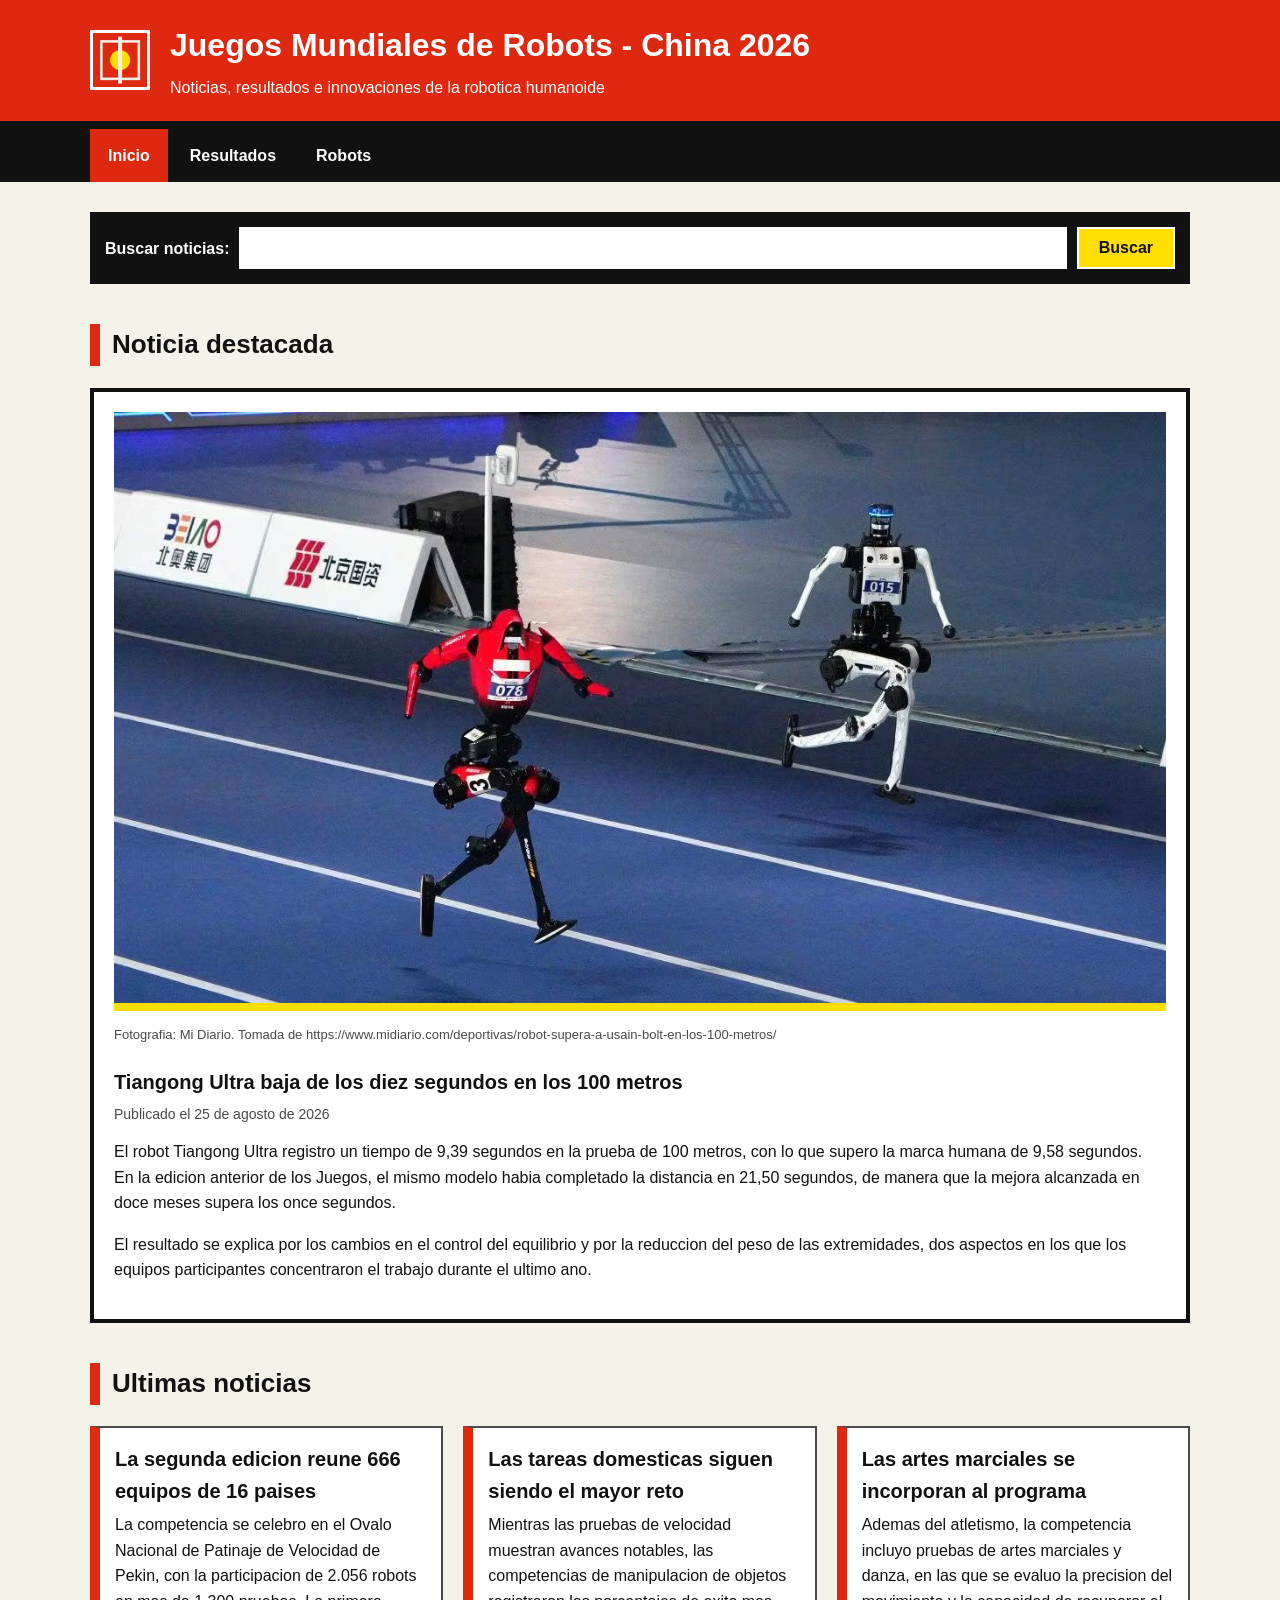
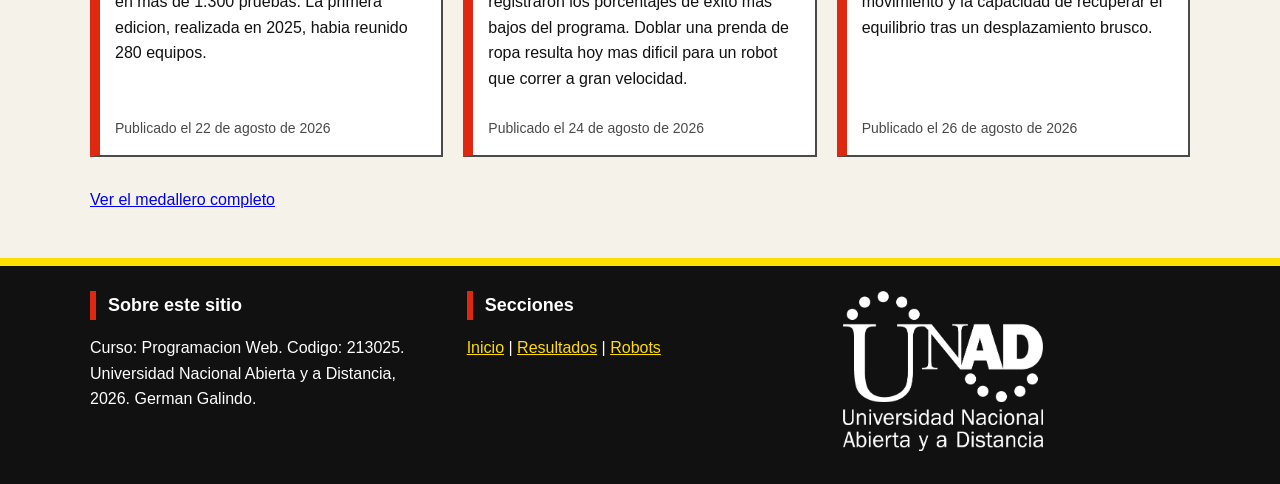
<file: index.html>
<!DOCTYPE html>
<html lang="es">

<head>
    <meta charset="UTF-8">
    <meta name="viewport" content="width=device-width, initial-scale=1.0">
    <meta name="description" content="Noticias, resultados e innovaciones de los Juegos Mundiales de Robots Humanoides de Pekin.">
    <title>Inicio - Juegos Mundiales de Robots - China 2026</title>
    <link rel="stylesheet" href="css/estilos.css">
</head>

<body>

    <a href="#contenido" class="salto">Saltar al contenido principal</a>

    <!-- ENCABEZADO ------------------------------------------------ -->
    <header>
        <div class="contenedor cabecera">
            <img src="imagenes/logo.png" alt="Sello rojo con un circulo dorado, logotipo del sitio" class="logo">
            <div>
                <h1>Juegos Mundiales de Robots - China 2026</h1>
                <p>Noticias, resultados e innovaciones de la robotica humanoide</p>
            </div>
        </div>
    </header>

    <!-- MENU DE NAVEGACION ---------------------------------------- -->
    <!-- aria-label identifica el menu para los lectores de pantalla.
         aria-current="page" indica cual es la pagina actual sin
         depender del color de fondo. -->
    <nav aria-label="Menu principal">
        <div class="contenedor">
            <ul>
                <li><a href="index.html" class="activo" aria-current="page">Inicio</a></li>
                <li><a href="resultados.html">Resultados</a></li>
                <li><a href="robot.html">Robots</a></li>
            </ul>
        </div>
    </nav>

    <!-- CONTENIDO PRINCIPAL --------------------------------------- -->
    <main id="contenido">
        <div class="contenedor">

            <!-- Buscador. El label esta asociado al input con for -->
            <form class="busqueda" action="#" method="get" role="search">
                <label for="buscar">Buscar noticias:</label>
                <input type="text" id="buscar" name="buscar">
                <button type="submit">Buscar</button>
            </form>

            <h2>Noticia destacada</h2>

            <article class="destacada">
                <figure class="foto-principal">
                    <img src="imagenes/portada.png" alt="Dos robots humanoides corriendo por los carriles de una pista de atletismo durante la competencia">
                    <figcaption>Fotografia: Mi Diario. Tomada de https://www.midiario.com/deportivas/robot-supera-a-usain-bolt-en-los-100-metros/</figcaption>
                </figure>
                <h3>Tiangong Ultra baja de los diez segundos en los 100 metros</h3>
                <p class="fecha">Publicado el 25 de agosto de 2026</p>
                <p>
                    El robot Tiangong Ultra registro un tiempo de 9,39 segundos en la prueba de 100 metros,
                    con lo que supero la marca humana de 9,58 segundos. En la edicion anterior de los Juegos,
                    el mismo modelo habia completado la distancia en 21,50 segundos, de manera que la mejora
                    alcanzada en doce meses supera los once segundos.
                </p>
                <p>
                    El resultado se explica por los cambios en el control del equilibrio y por la reduccion
                    del peso de las extremidades, dos aspectos en los que los equipos participantes
                    concentraron el trabajo durante el ultimo ano.
                </p>
            </article>

            <h2>Ultimas noticias</h2>

            <!-- Las tarjetas van dentro de un contenedor flexible.
                 El CSS decide cuantas columnas caben segun el ancho
                 de la pantalla. -->
            <div class="rejilla">

                <article class="noticia">
                    <h3>La segunda edicion reune 666 equipos de 16 paises</h3>
                    <p>
                        La competencia se celebro en el Ovalo Nacional de Patinaje de Velocidad de Pekin,
                        con la participacion de 2.056 robots en mas de 1.300 pruebas. La primera edicion,
                        realizada en 2025, habia reunido 280 equipos.
                    </p>
                    <p class="fecha">Publicado el 22 de agosto de 2026</p>
                </article>

                <article class="noticia">
                    <h3>Las tareas domesticas siguen siendo el mayor reto</h3>
                    <p>
                        Mientras las pruebas de velocidad muestran avances notables, las competencias de
                        manipulacion de objetos registraron los porcentajes de exito mas bajos del programa.
                        Doblar una prenda de ropa resulta hoy mas dificil para un robot que correr a gran
                        velocidad.
                    </p>
                    <p class="fecha">Publicado el 24 de agosto de 2026</p>
                </article>

                <article class="noticia">
                    <h3>Las artes marciales se incorporan al programa</h3>
                    <p>
                        Ademas del atletismo, la competencia incluyo pruebas de artes marciales y danza, en
                        las que se evaluo la precision del movimiento y la capacidad de recuperar el
                        equilibrio tras un desplazamiento brusco.
                    </p>
                    <p class="fecha">Publicado el 26 de agosto de 2026</p>
                </article>

            </div>

            <p><a href="resultados.html">Ver el medallero completo</a></p>

        </div>
    </main>

    <!-- PIE DE PAGINA --------------------------------------------- -->
    <footer>
        <div class="contenedor pie">

            <div class="pie-bloque">
                <h2>Sobre este sitio</h2>
                <p>
                    Curso: Programacion Web. Codigo: 213025. Universidad Nacional Abierta y a Distancia,
                    2026. German Galindo.
                </p>
            </div>

            <div class="pie-bloque">
                <h2>Secciones</h2>
                <p>
                    <a href="index.html">Inicio</a> |
                    <a href="resultados.html">Resultados</a> |
                    <a href="robot.html">Robots</a>
                </p>
            </div>

            <div class="pie-bloque">
                <img src="imagenes/unad_logo.png" class="pie-logo" alt="Logo de la Universidad Nacional Abierta y a Distancia">
            </div>

        </div>
    </footer>

</body>

</html>
</file>
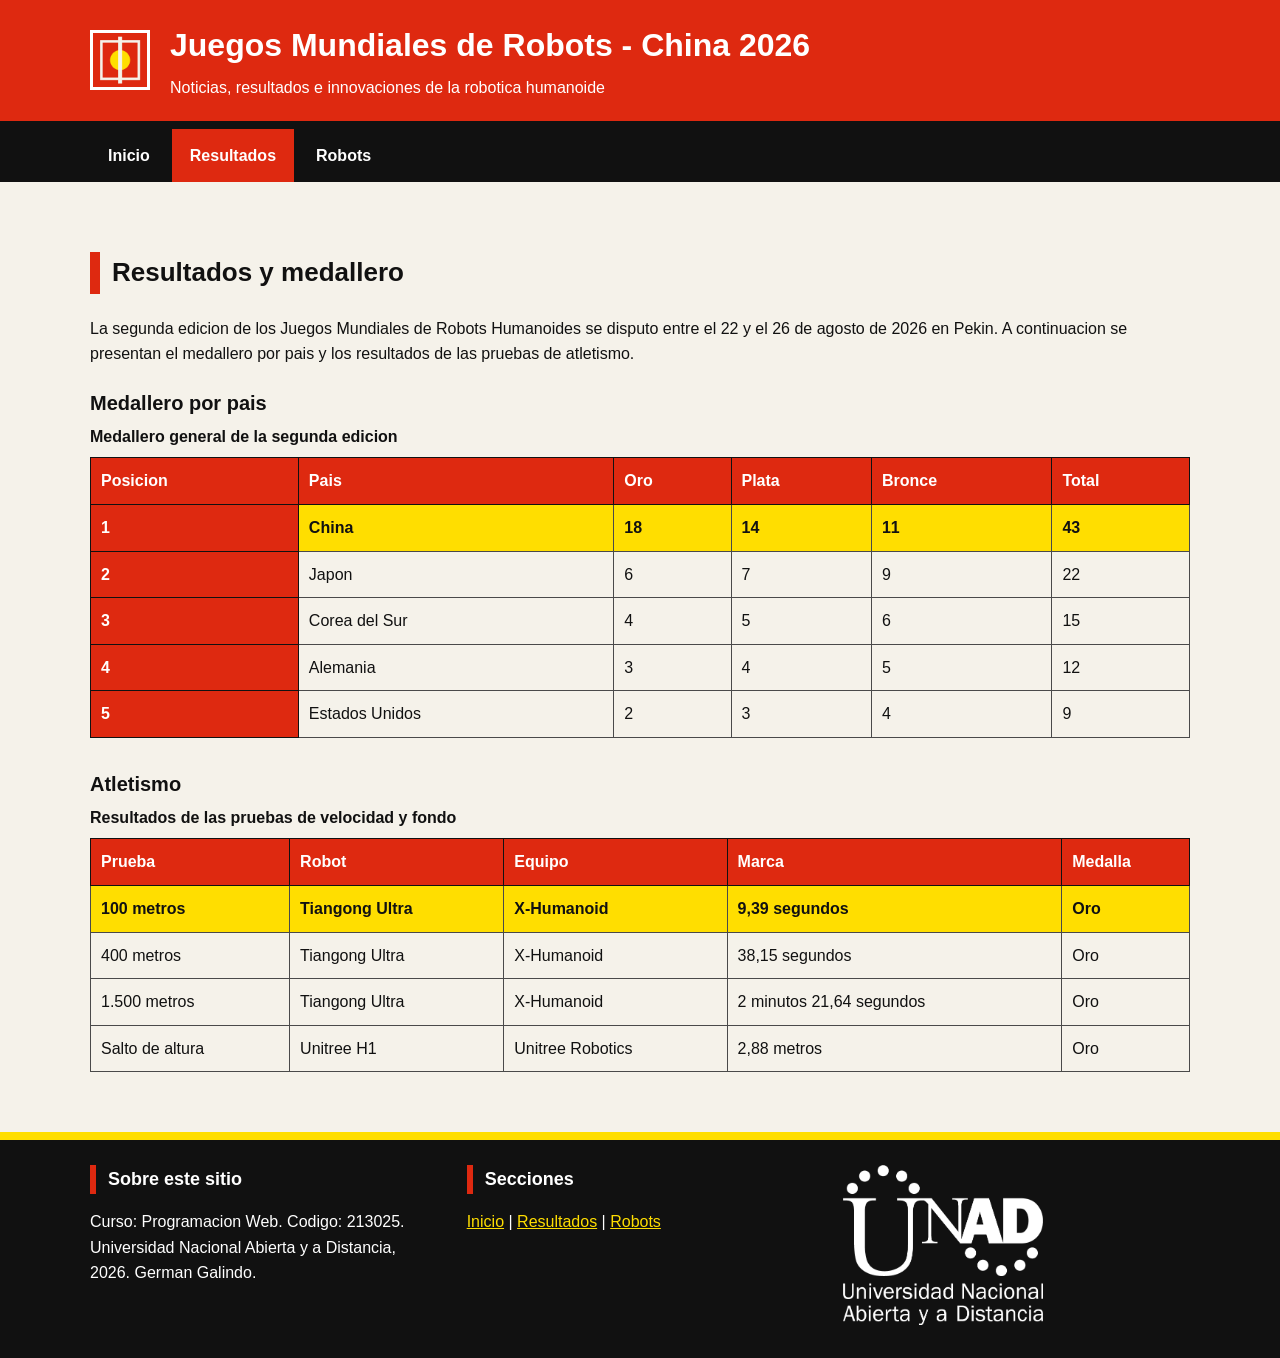
<file: resultados.html>
<!DOCTYPE html>
<html lang="es">
<head>
    <meta charset="UTF-8">
    <meta name="viewport" content="width=device-width, initial-scale=1.0">
    <meta name="description" content="Medallero y resultados por prueba de los Juegos Mundiales de Robots Humanoides 2026.">
    <title>Resultados - Juegos Mundiales de Robots - China 2026</title>
    <link rel="stylesheet" href="css/estilos.css">
</head>
<body>
    <a href="#contenido" class="salto">Saltar al contenido principal</a>
    <header>
        <div class="contenedor cabecera">
            <img src="imagenes/logo.png" alt="Sello rojo con un circulo dorado, logotipo del sitio" class="logo">
            <div>
                <h1>Juegos Mundiales de Robots - China 2026</h1>
                <p>Noticias, resultados e innovaciones de la robotica humanoide</p>
            </div>
        </div>
    </header>
    <nav aria-label="Menu principal">
        <div class="contenedor">
            <ul>
                <li><a href="index.html">Inicio</a></li>
                <li><a href="resultados.html" class="activo" aria-current="page">Resultados</a></li>
                <li><a href="robot.html">Robots</a></li>
            </ul>
        </div>
    </nav>
    <main id="contenido">
        <div class="contenedor">

            <h2>Resultados y medallero</h2>

            <p>
                La segunda edicion de los Juegos Mundiales de Robots Humanoides se disputo entre el 22 y el 26 de agosto de 2026 en Pekin. A continuacion se presentan
                el medallero por pais y los resultados de las pruebas de atletismo.
            </p>
            <h3>Medallero por pais</h3>
            <table>
                <caption>Medallero general de la segunda edicion</caption>
                <thead>
                    <tr>
                        <th scope="col">Posicion</th>
                        <th scope="col">Pais</th>
                        <th scope="col">Oro</th>
                        <th scope="col">Plata</th>
                        <th scope="col">Bronce</th>
                        <th scope="col">Total</th>
                    </tr>
                </thead>
                <tbody>
                    <tr class="primero">
                        <th scope="row">1</th>
                        <td>China</td>
                        <td>18</td>
                        <td>14</td>
                        <td>11</td>
                        <td>43</td>
                    </tr>
                    <tr>
                        <th scope="row">2</th>
                        <td>Japon</td>
                        <td>6</td>
                        <td>7</td>
                        <td>9</td>
                        <td>22</td>
                    </tr>
                    <tr>
                        <th scope="row">3</th>
                        <td>Corea del Sur</td>
                        <td>4</td>
                        <td>5</td>
                        <td>6</td>
                        <td>15</td>
                    </tr>
                    <tr>
                        <th scope="row">4</th>
                        <td>Alemania</td>
                        <td>3</td>
                        <td>4</td>
                        <td>5</td>
                        <td>12</td>
                    </tr>
                    <tr>
                        <th scope="row">5</th>
                        <td>Estados Unidos</td>
                        <td>2</td>
                        <td>3</td>
                        <td>4</td>
                        <td>9</td>
                    </tr>
                </tbody>
            </table>
            <h3>Atletismo</h3>
            <table>
                <caption>Resultados de las pruebas de velocidad y fondo</caption>
                <thead>
                    <tr>
                        <th scope="col">Prueba</th>
                        <th scope="col">Robot</th>
                        <th scope="col">Equipo</th>
                        <th scope="col">Marca</th>
                        <th scope="col">Medalla</th>
                    </tr>
                </thead>
                <tbody>
                    <tr class="primero">
                        <td>100 metros</td>
                        <td>Tiangong Ultra</td>
                        <td>X-Humanoid</td>
                        <td>9,39 segundos</td>
                        <td>Oro</td>
                    </tr>
                    <tr>
                        <td>400 metros</td>
                        <td>Tiangong Ultra</td>
                        <td>X-Humanoid</td>
                        <td>38,15 segundos</td>
                        <td>Oro</td>
                    </tr>
                    <tr>
                        <td>1.500 metros</td>
                        <td>Tiangong Ultra</td>
                        <td>X-Humanoid</td>
                        <td>2 minutos 21,64 segundos</td>
                        <td>Oro</td>
                    </tr>
                    <tr>
                        <td>Salto de altura</td>
                        <td>Unitree H1</td>
                        <td>Unitree Robotics</td>
                        <td>2,88 metros</td>
                        <td>Oro</td>
                    </tr>
                </tbody>
            </table>
        </div>
    </main>
    <footer>
        <div class="contenedor pie">

            <div class="pie-bloque">
                <h2>Sobre este sitio</h2>
                <p>
                    Curso: Programacion Web. Codigo: 213025. Universidad Nacional Abierta y a Distancia,
                    2026. German Galindo.
                </p>
            </div>

            <div class="pie-bloque">
                <h2>Secciones</h2>
                <p>
                    <a href="index.html">Inicio</a> |
                    <a href="resultados.html">Resultados</a> |
                    <a href="robot.html">Robots</a>
                </p>
            </div>

            <div class="pie-bloque">
                <img src="imagenes/unad_logo.png" class="pie-logo" alt="Logo de la Universidad Nacional Abierta y a Distancia">
            </div>

        </div>
    </footer>
</body>
</html>
</file>
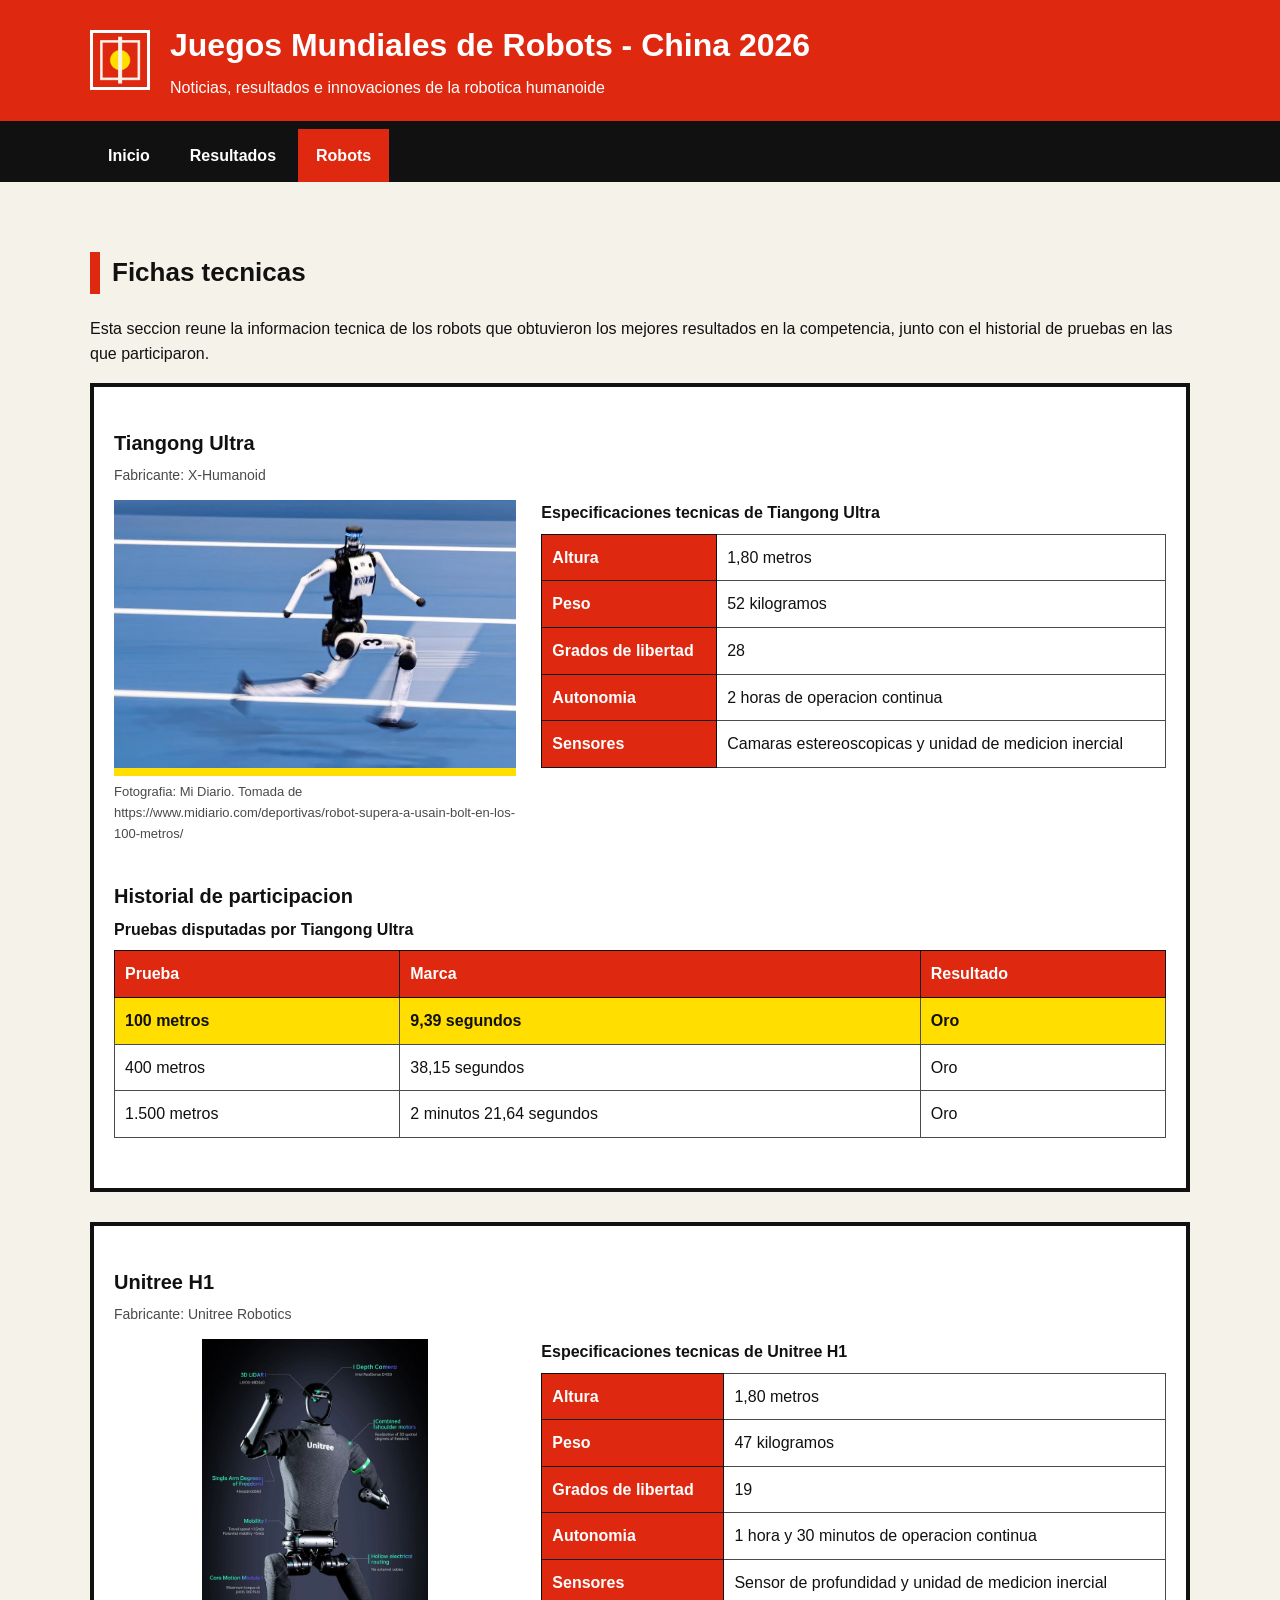
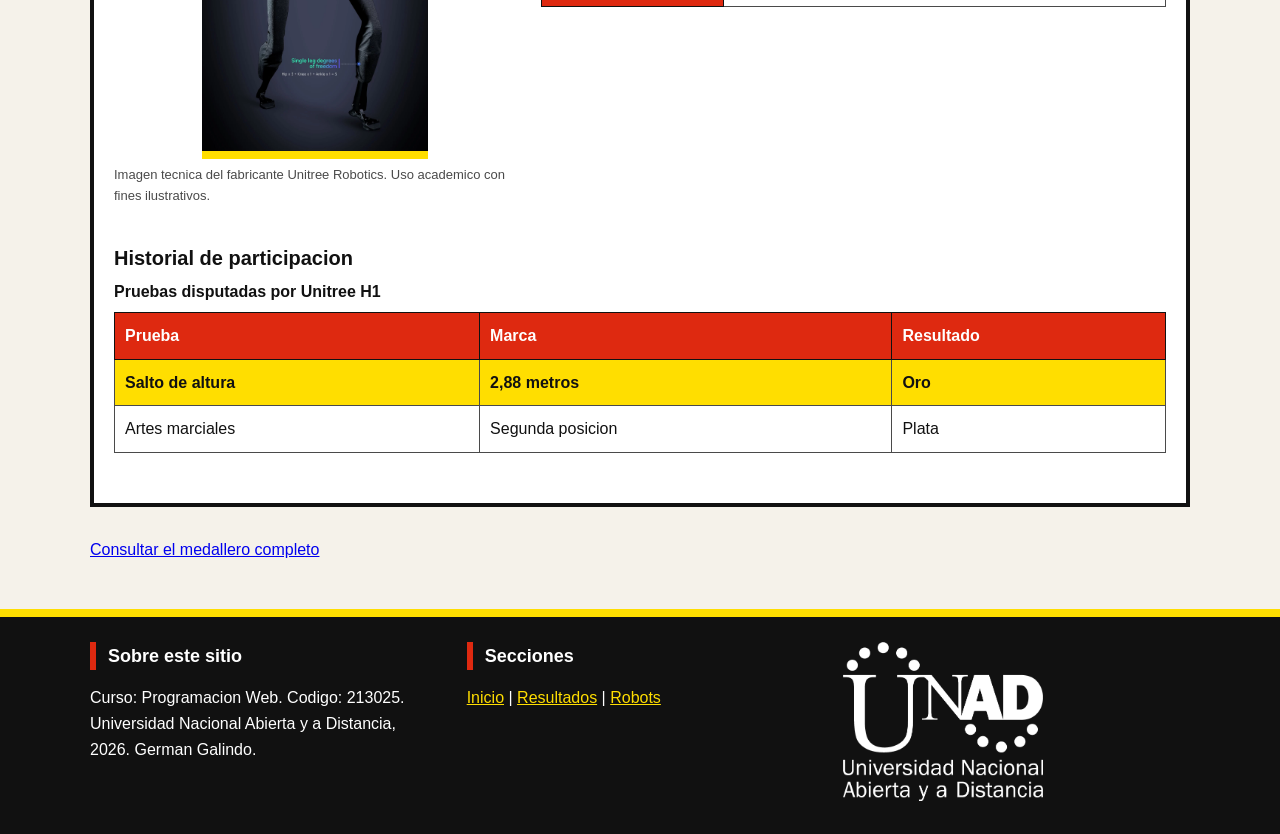
<file: robot.html>
<!DOCTYPE html>
<html lang="es">

<head>
    <meta charset="UTF-8">
    <meta name="viewport" content="width=device-width, initial-scale=1.0">
    <meta name="description" content="Fichas tecnicas de los robots humanoides participantes en los Juegos Mundiales de Robots 2026.">
    <title>Robots - Juegos Mundiales de Robots - China 2026</title>
    <link rel="stylesheet" href="css/estilos.css">
</head>

<body>

    <a href="#contenido" class="salto">Saltar al contenido principal</a>

    <!-- ENCABEZADO ------------------------------------------------ -->
    <header>
        <div class="contenedor cabecera">
            <img src="imagenes/logo.png" alt="Sello rojo con un circulo dorado, logotipo del sitio" class="logo">
            <div>
                <h1>Juegos Mundiales de Robots - China 2026</h1>
                <p>Noticias, resultados e innovaciones de la robotica humanoide</p>
            </div>
        </div>
    </header>

    <!-- MENU DE NAVEGACION ---------------------------------------- -->
    <nav aria-label="Menu principal">
        <div class="contenedor">
            <ul>
                <li><a href="index.html">Inicio</a></li>
                <li><a href="resultados.html">Resultados</a></li>
                <li><a href="robot.html" class="activo" aria-current="page">Robots</a></li>
            </ul>
        </div>
    </nav>

    <!-- CONTENIDO PRINCIPAL --------------------------------------- -->
    <main id="contenido">
        <div class="contenedor">

            <h2>Fichas tecnicas</h2>

            <p>
                Esta seccion reune la informacion tecnica de los robots que obtuvieron los mejores
                resultados en la competencia, junto con el historial de pruebas en las que participaron.
            </p>

            <!-- PRIMERA FICHA ------------------------------------- -->
            <article class="destacada">

                <h3>Tiangong Ultra</h3>
                <p class="fecha">Fabricante: X-Humanoid</p>

                <!-- La imagen y los datos se reparten en dos columnas
                     con Flexbox. En movil se apilan automaticamente. -->
                <div class="ficha">

                    <div class="ficha-imagen">
                        <figure>
                            <img src="imagenes/robot-tiangong.png" alt="El robot Tiangong Ultra en plena carrera sobre la pista, con una pierna extendida en el aire">
                            <figcaption>Fotografia: Mi Diario. Tomada de https://www.midiario.com/deportivas/robot-supera-a-usain-bolt-en-los-100-metros/</figcaption>
                        </figure>
                    </div>

                    <div class="ficha-datos">
                        <table>
                            <caption>Especificaciones tecnicas de Tiangong Ultra</caption>
                            <tbody>
                                <tr>
                                    <th scope="row">Altura</th>
                                    <td>1,80 metros</td>
                                </tr>
                                <tr>
                                    <th scope="row">Peso</th>
                                    <td>52 kilogramos</td>
                                </tr>
                                <tr>
                                    <th scope="row">Grados de libertad</th>
                                    <td>28</td>
                                </tr>
                                <tr>
                                    <th scope="row">Autonomia</th>
                                    <td>2 horas de operacion continua</td>
                                </tr>
                                <tr>
                                    <th scope="row">Sensores</th>
                                    <td>Camaras estereoscopicas y unidad de medicion inercial</td>
                                </tr>
                            </tbody>
                        </table>
                    </div>

                </div>

                <h3>Historial de participacion</h3>

                <table>
                    <caption>Pruebas disputadas por Tiangong Ultra</caption>
                    <thead>
                        <tr>
                            <th scope="col">Prueba</th>
                            <th scope="col">Marca</th>
                            <th scope="col">Resultado</th>
                        </tr>
                    </thead>
                    <tbody>
                        <tr class="primero">
                            <td>100 metros</td>
                            <td>9,39 segundos</td>
                            <td>Oro</td>
                        </tr>
                        <tr>
                            <td>400 metros</td>
                            <td>38,15 segundos</td>
                            <td>Oro</td>
                        </tr>
                        <tr>
                            <td>1.500 metros</td>
                            <td>2 minutos 21,64 segundos</td>
                            <td>Oro</td>
                        </tr>
                    </tbody>
                </table>

            </article>

            <!-- SEGUNDA FICHA ------------------------------------- -->
            <article class="destacada">

                <h3>Unitree H1</h3>
                <p class="fecha">Fabricante: Unitree Robotics</p>

                <div class="ficha">

                    <div class="ficha-imagen">
                        <figure>
                            <img src="imagenes/robot-unitree.png" alt="El robot Unitree H1 de cuerpo completo, con rotulos que senalan sus sensores y grados de libertad">
                            <figcaption>Imagen tecnica del fabricante Unitree Robotics. Uso academico con fines ilustrativos.</figcaption>
                        </figure>
                    </div>

                    <div class="ficha-datos">
                        <table>
                            <caption>Especificaciones tecnicas de Unitree H1</caption>
                            <tbody>
                                <tr>
                                    <th scope="row">Altura</th>
                                    <td>1,80 metros</td>
                                </tr>
                                <tr>
                                    <th scope="row">Peso</th>
                                    <td>47 kilogramos</td>
                                </tr>
                                <tr>
                                    <th scope="row">Grados de libertad</th>
                                    <td>19</td>
                                </tr>
                                <tr>
                                    <th scope="row">Autonomia</th>
                                    <td>1 hora y 30 minutos de operacion continua</td>
                                </tr>
                                <tr>
                                    <th scope="row">Sensores</th>
                                    <td>Sensor de profundidad y unidad de medicion inercial</td>
                                </tr>
                            </tbody>
                        </table>
                    </div>

                </div>

                <h3>Historial de participacion</h3>

                <table>
                    <caption>Pruebas disputadas por Unitree H1</caption>
                    <thead>
                        <tr>
                            <th scope="col">Prueba</th>
                            <th scope="col">Marca</th>
                            <th scope="col">Resultado</th>
                        </tr>
                    </thead>
                    <tbody>
                        <tr class="primero">
                            <td>Salto de altura</td>
                            <td>2,88 metros</td>
                            <td>Oro</td>
                        </tr>
                        <tr>
                            <td>Artes marciales</td>
                            <td>Segunda posicion</td>
                            <td>Plata</td>
                        </tr>
                    </tbody>
                </table>

            </article>

            <p><a href="resultados.html">Consultar el medallero completo</a></p>

        </div>
    </main>

    <!-- PIE DE PAGINA --------------------------------------------- -->
    <footer>
        <div class="contenedor pie">

            <div class="pie-bloque">
                <h2>Sobre este sitio</h2>
                <p>
                    Curso: Programacion Web. Codigo: 213025. Universidad Nacional Abierta y a Distancia,
                    2026. German Galindo.
                </p>
            </div>

            <div class="pie-bloque">
                <h2>Secciones</h2>
                <p>
                    <a href="index.html">Inicio</a> |
                    <a href="resultados.html">Resultados</a> |
                    <a href="robot.html">Robots</a>
                </p>
            </div>

            <div class="pie-bloque">
                <img src="imagenes/unad_logo.png" class="pie-logo" alt="Logo de la Universidad Nacional Abierta y a Distancia">
            </div>

        </div>
    </footer>

</body>

</html>
</file>
<file: css/estilos.css>
/* ============================================================
   Juegos Mundiales de Robots 2026
   Hoja de estilos principal
   Curso: Programación Web - 213025
   Autor: German Darío Galindo Rincón

   Fase 3: accesibilidad (WCAG 2.1 nivel AA) y diseño adaptable
   con Flexbox y Media Queries.
   ============================================================ */


/* ------------------------------------------------------------
   0. MODELO DE CAJA
   Por defecto el navegador suma el relleno y el borde al ancho
   declarado, de modo que una caja de 300 px con 15 px de relleno
   mide en realidad 330 px. Con "border-box" el ancho declarado
   incluye relleno y borde, que es lo que permite repartir las
   columnas con porcentajes exactos.
   ------------------------------------------------------------ */

*,
*::before,
*::after {
    box-sizing: border-box;
}


/* ------------------------------------------------------------
   1. ESTILOS GENERALES
   El body se declara como contenedor flexible en columna para
   que el pie de página quede siempre abajo, aunque la página
   tenga poco contenido. "min-height: 100vh" hace que el cuerpo
   ocupe como mínimo el alto de la ventana.
   ------------------------------------------------------------ */

body {
    font-family: Arial, Helvetica, sans-serif;
    background-color: #F5F2EA;   /* blanco hueso */
    color: #111111;              /* negro, contraste 16.9:1 */
    margin: 0;
    padding: 0;
    line-height: 1.6;

    display: flex;
    flex-direction: column;
    min-height: 100vh;
}

/* "flex: 1" hace que el contenido principal se estire y empuje
   el pie de página hasta el borde inferior de la ventana. */

main {
    flex: 1;
    padding: 30px 0;
}

.contenedor {
    width: 90%;
    max-width: 1100px;
    margin: 0 auto;
}


/* ------------------------------------------------------------
   2. ENLACE DE SALTO (ACCESIBILIDAD)
   Permite que quien navega con teclado salte el menú y llegue
   directo al contenido. Permanece fuera de la pantalla hasta
   que recibe el foco.
   ------------------------------------------------------------ */

.salto {
    position: absolute;
    left: -9999px;
    background-color: #FFDE00;
    color: #111111;
    padding: 10px;
    z-index: 100;
}

.salto:focus {
    left: 10px;
    top: 10px;
}


/* ------------------------------------------------------------
   3. ENCABEZADO
   El logotipo y el bloque de títulos se alinean en fila con
   Flexbox. "align-items: center" los centra verticalmente entre
   sí, sin importar cuál sea más alto.
   ------------------------------------------------------------ */

header {
    background-color: #DE2910;   /* rojo; con texto blanco da 4.74:1 */
    color: #FFFFFF;
    padding: 20px 0;
    border-bottom: 8px solid #111111;
}

.cabecera {
    display: flex;
    align-items: center;
    gap: 20px;                   /* separación entre logo y títulos */
}

/* "flex-shrink: 0" impide que el logotipo se encoja cuando el
   espacio disponible se reduce. */

.logo {
    width: 60px;
    height: 60px;
    flex-shrink: 0;
    border: 3px solid #FFFFFF;
}

header h1 {
    margin: 0;
    font-size: 30px;
}

header p {
    margin: 4px 0 0 0;
    font-size: 16px;
}


/* ------------------------------------------------------------
   4. MENÚ DE NAVEGACIÓN
   La lista se convierte en contenedor flexible. Es la forma
   actual de construir un menú horizontal, en reemplazo de
   display: inline-block.
   ------------------------------------------------------------ */

nav {
    background-color: #111111;
    padding: 0;
}

nav ul {
    list-style-type: none;
    margin: 0;
    padding: 0;

    display: flex;
    flex-wrap: wrap;             /* permite que baje de línea si no cabe */
    gap: 4px;
}

nav a {
    color: #FFFFFF;              /* sobre negro da 18.9:1 */
    text-decoration: none;
    font-weight: bold;
    padding: 14px 18px;
    display: block;
}

nav a:hover {
    background-color: #FFDE00;
    color: #111111;
}

/* Indicador de foco visible: requisito 2.4.7 de WCAG. El
   contorno permite seguir con la vista la navegación por
   teclado. */

nav a:focus {
    background-color: #FFDE00;
    color: #111111;
    outline: 3px solid #FFFFFF;
    outline-offset: -3px;
}

/* La sección activa se marca con color de fondo y además con el
   atributo aria-current en el HTML, de modo que la información
   no dependa únicamente del color (criterio 1.4.1). */

nav a.activo {
    background-color: #DE2910;
}


/* ------------------------------------------------------------
   5. TÍTULOS Y TEXTO
   ------------------------------------------------------------ */

h2 {
    font-size: 26px;
    border-left: 10px solid #DE2910;
    padding-left: 12px;
    margin-top: 40px;
}

h3 {
    font-size: 20px;
    margin-bottom: 5px;
}

p {
    margin-top: 0;
}

img {
    max-width: 100%;
    height: auto;
}

.fecha {
    color: #4A4A4A;              /* sobre fondo claro da 7.9:1 */
    font-size: 14px;
}


/* ------------------------------------------------------------
   6. CRÉDITOS DE IMAGEN
   figure agrupa la imagen con su crédito y figcaption es el
   texto asociado. Es la forma semántica de acreditar una foto.
   ------------------------------------------------------------ */

figure {
    margin: 0 0 15px 0;
}

figcaption {
    font-size: 13px;
    color: #4A4A4A;
    padding-top: 6px;
    word-wrap: break-word;
}


/* ------------------------------------------------------------
   7. NOTICIA DESTACADA
   ------------------------------------------------------------ */

.destacada {
    border: 4px solid #111111;
    padding: 20px;
    margin-bottom: 30px;
    background-color: #FFFFFF;
}

/* Solo la foto principal de la noticia destacada ocupa todo el
   ancho. Se le pone una clase propia para que esta regla no
   afecte a las fotos de las fichas, que son verticales y se
   deformarian al estirarlas. */

.foto-principal img {
    border-bottom: 8px solid #FFDE00;
    width: 100%;
}


/* ------------------------------------------------------------
   8. REJILLA DE NOTICIAS
   Contenedor flexible con ajuste de línea. Cada tarjeta se
   declara con "flex: 1 1 300px", que significa: puede crecer,
   puede encogerse y su ancho de partida es de 300 píxeles. Con
   esa regla las tarjetas se reacomodan solas según el ancho
   disponible, sin necesidad de fijar el número de columnas.
   ------------------------------------------------------------ */

.rejilla {
    display: flex;
    flex-wrap: wrap;
    gap: 20px;
    margin-bottom: 30px;
}

.noticia {
    flex: 1 1 300px;
    border: 2px solid #4A4A4A;
    border-left: 10px solid #DE2910;
    padding: 15px;
    background-color: #FFFFFF;

    /* La tarjeta también es contenedor flexible en columna, para
       que la fecha quede alineada al pie aunque los titulares
       tengan distinto número de líneas. */
    display: flex;
    flex-direction: column;
}

.noticia h3 {
    margin-top: 0;
}

/* "margin-top: auto" empuja este elemento hasta el fondo de la
   tarjeta, ocupando todo el espacio sobrante. */

.noticia .fecha {
    margin-top: auto;
    margin-bottom: 0;
    padding-top: 10px;
}


/* ------------------------------------------------------------
   9. FICHAS DE ROBOT
   La imagen y la ficha técnica se ubican una al lado de la otra
   en pantallas anchas, y una debajo de la otra en móvil.
   ------------------------------------------------------------ */

.ficha {
    display: flex;
    flex-wrap: wrap;
    gap: 25px;
    align-items: flex-start;
}

.ficha-imagen {
    flex: 1 1 280px;
}

.ficha-datos {
    flex: 2 1 380px;             /* ocupa el doble que la imagen */
    min-width: 0;                /* permite que la tabla se encoja */
}

/* Las fotos de los robots son verticales. Se limita la altura y
   el ancho se calcula solo, para que la foto conserve su
   proporcion y no quede estirada. */

.ficha-imagen img {
    display: block;
    max-width: 100%;
    max-height: 420px;
    width: auto;
    height: auto;
    margin: 0 auto;
    border-bottom: 8px solid #FFDE00;
}


/* ------------------------------------------------------------
   10. TABLAS
   ------------------------------------------------------------ */

table {
    width: 100%;
    border-collapse: collapse;
    margin-bottom: 30px;
}

caption {
    text-align: left;
    font-weight: bold;
    padding-bottom: 8px;
}

th {
    background-color: #DE2910;
    color: #FFFFFF;
    text-align: left;
    padding: 10px;
    border: 1px solid #111111;
}

td {
    padding: 10px;
    border: 1px solid #4A4A4A;
}

/* La primera posición se destaca con fondo amarillo, pero la
   palabra "Oro" aparece también escrita en la fila, para no
   depender solo del color. */

tr.primero td {
    background-color: #FFDE00;
    font-weight: bold;
}


/* ------------------------------------------------------------
   11. FORMULARIO DE BÚSQUEDA
   Los tres elementos se alinean en fila con Flexbox. El campo
   de texto crece para ocupar el espacio libre.
   ------------------------------------------------------------ */

.busqueda {
    background-color: #111111;
    padding: 15px;
    margin-bottom: 30px;

    display: flex;
    flex-wrap: wrap;
    align-items: center;
    gap: 10px;
}

.busqueda label {
    color: #FFFFFF;
    font-weight: bold;
}

.busqueda input {
    flex: 1 1 200px;             /* crece hasta llenar el espacio */
    padding: 10px;
    border: 2px solid #FFFFFF;
    font-size: 16px;             /* evita el zoom automático en iOS */
}

.busqueda button {
    padding: 10px 20px;
    background-color: #FFDE00;
    color: #111111;
    border: 2px solid #FFFFFF;
    font-weight: bold;
    font-size: 16px;
    cursor: pointer;
}

.busqueda input:focus,
.busqueda button:focus {
    outline: 3px solid #FFDE00;
    outline-offset: 2px;
}


/* ------------------------------------------------------------
   12. PIE DE PÁGINA
   Los bloques se reparten en fila y bajan uno debajo de otro
   cuando no hay espacio.
   ------------------------------------------------------------ */

footer {
    background-color: #111111;
    color: #FFFFFF;
    padding: 25px 0;
    border-top: 8px solid #FFDE00;
}

.pie {
    display: flex;
    flex-wrap: wrap;
    gap: 30px;
    align-items: flex-start;
}

.pie-bloque {
    flex: 1 1 250px;
}

.pie-logo {
    max-width: 200px;
}

footer h2 {
    color: #FFFFFF;
    font-size: 18px;
    border-left: 6px solid #DE2910;
    margin-top: 0;
}

footer a {
    color: #FFDE00;              /* sobre negro da 14.1:1 */
}

footer a:focus {
    outline: 2px solid #FFFFFF;
    outline-offset: 2px;
}


/* ============================================================
   13. DISEÑO ADAPTABLE — MEDIA QUERIES
   Una media query aplica un bloque de estilos solo cuando se
   cumple una condición de ancho de pantalla. Se definen tres
   puntos de corte.
   ============================================================ */


/* --- MÓVIL: hasta 600 px --------------------------------- */

@media (max-width: 600px) {

    .contenedor {
        width: 94%;
    }

    /* El logotipo pasa encima del título en lugar de al lado */
    .cabecera {
        flex-direction: column;
        align-items: flex-start;
        gap: 12px;
    }

    header h1 {
        font-size: 22px;
    }

    h2 {
        font-size: 20px;
    }

    /* Cada opción del menú ocupa el ancho completo */
    nav ul {
        flex-direction: column;
        gap: 0;
    }

    nav a {
        padding: 12px 14px;
        border-bottom: 1px solid #4A4A4A;
    }

    /* Las noticias se apilan en una sola columna */
    .noticia {
        flex: 1 1 100%;
    }

    /* El botón de búsqueda ocupa todo el ancho */
    .busqueda button {
        flex: 1 1 100%;
    }

    /* El texto de las celdas se reparte en varias lineas para que
       la tabla quepa en la pantalla. Si aun asi no cabe, como en
       el medallero de seis columnas, la tabla se desplaza en
       horizontal dentro de su propio marco. */
    table {
        display: block;
        overflow-x: auto;
    }

    th,
    td {
        padding: 6px;
        font-size: 13px;
    }

    .pie {
        flex-direction: column;
        gap: 20px;
    }
}


/* --- TABLETA: de 601 a 1024 px ---------------------------- */

@media (min-width: 601px) and (max-width: 1024px) {

    .contenedor {
        width: 92%;
    }

    header h1 {
        font-size: 26px;
    }

    /* Dos columnas de noticias: cada tarjeta ocupa algo menos de
       la mitad, descontando el espacio del hueco entre ellas. */
    .noticia {
        flex: 1 1 calc(50% - 20px);
    }

    /* La ficha de robot pasa a una sola columna, porque a este
       ancho la tabla queda muy comprimida al lado de la imagen */
    .ficha-imagen,
    .ficha-datos {
        flex: 1 1 100%;
    }
}


/* --- ESCRITORIO: desde 1025 px --------------------------- */

@media (min-width: 1025px) {

    /* Tres columnas de noticias */
    .noticia {
        flex: 1 1 calc(33.333% - 20px);
    }

    header h1 {
        font-size: 32px;
    }
}


/* ------------------------------------------------------------
   14. PREFERENCIA DE MOVIMIENTO REDUCIDO
   Respeta la configuración del sistema operativo de quienes
   prefieren evitar animaciones (criterio 2.3.3 de WCAG).
   ------------------------------------------------------------ */

@media (prefers-reduced-motion: reduce) {
    * {
        transition: none;
        animation: none;
    }
}


/* ------------------------------------------------------------
   15. IMPRESIÓN
   Oculta los elementos de navegación al imprimir una página.
   ------------------------------------------------------------ */

@media print {
    nav,
    .busqueda,
    .salto {
        display: none;
    }

    body {
        background-color: #FFFFFF;
        color: #000000;
    }
}
</file>
